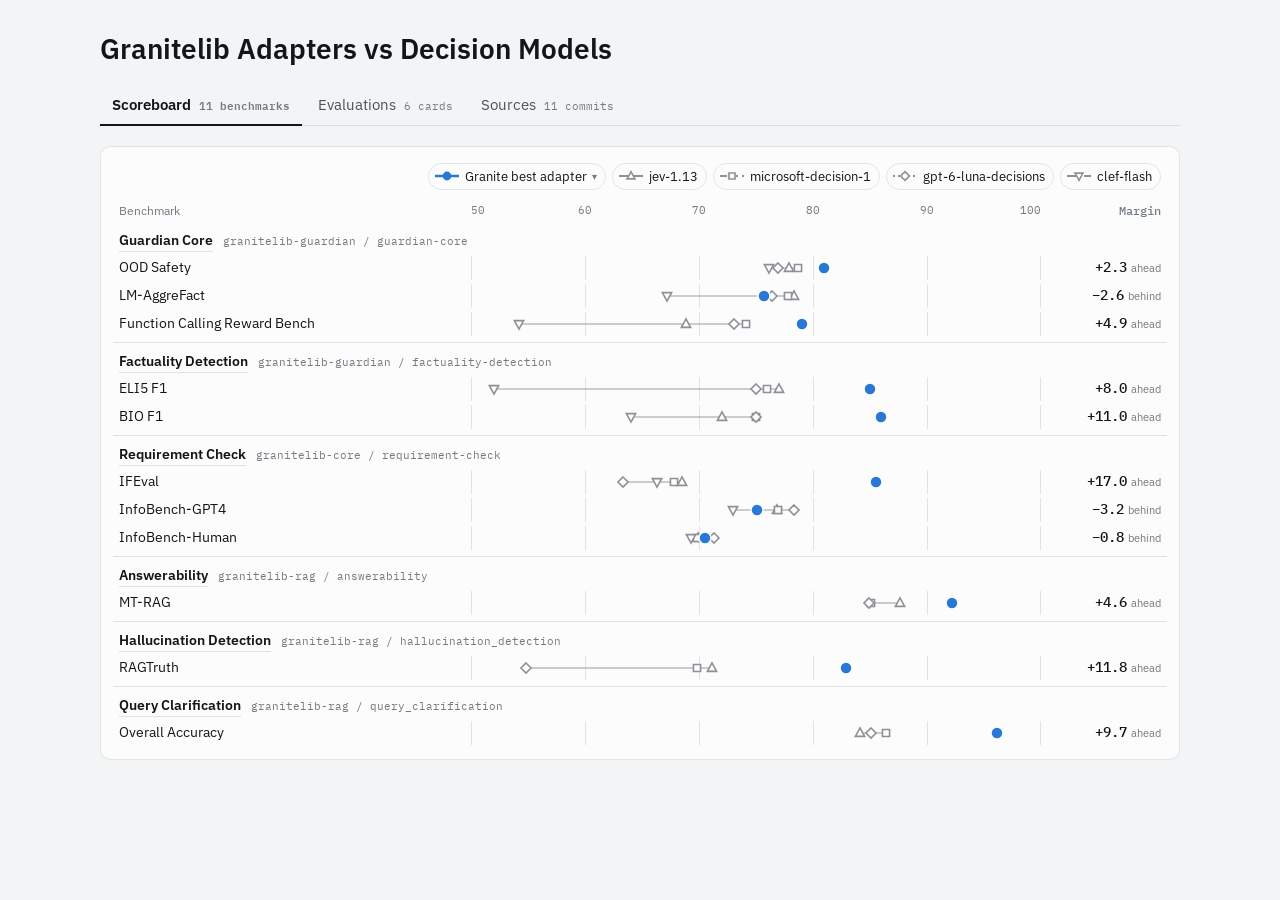
<file: spaces/granitelib-evals/index.html>
<!doctype html>
<html lang="en">
<head>
<meta charset="utf-8">
<meta name="viewport" content="width=device-width, initial-scale=1, viewport-fit=cover">
<meta name="description" content="Every granitelib evaluation that compares Granite 4.1 adapters with decision models, gathered from the ibm-granite model cards.">
<style>
:root { color-scheme: light; }
body { margin: 0; font-size: 14px; }
img { max-width: 100%; }
[hidden] { display: none !important; }
</style>
<title>Granitelib Adapters vs Decision Models</title>
<link rel="preconnect" href="https://fonts.googleapis.com">
<link rel="preconnect" href="https://fonts.gstatic.com" crossorigin>
<link rel="stylesheet" href="https://fonts.googleapis.com/css2?family=IBM+Plex+Mono:wght@400;500&family=IBM+Plex+Sans:wght@400;500;600&display=swap">
<style>
/* Layout: header, a legend at the top right of the scoreboard and of each card (click Granite to change adapter, a decision model to compare), tabs under the page header, three tabs: scoreboard of every benchmark, per-evaluation detail, sources. */
:root {
  --bg: #f3f4f6;
  --surface: #fcfcfc;
  --ink: #121619;
  --ink-2: #4d5358;
  --muted: #737a82;
  --grid: #e0e2e6;
  --axis: #c1c7cd;
  --border: rgba(18,22,25,0.10);
  --adapter: #2a78d6;
  --spot: #eb6834;
  --other: #8d9096;
  --chip-on: #121619;
  --chip-on-ink: #fcfcfc;
  --font-sans: "IBM Plex Sans", system-ui, -apple-system, "Segoe UI", sans-serif;
  --font-mono: "IBM Plex Mono", ui-monospace, "SF Mono", Menlo, monospace;
}
@media (prefers-color-scheme: dark) {
  :root:not([data-theme="light"]) {
    --bg: #0e1012; --surface: #1a1b1d; --ink: #f2f4f8; --ink-2: #c1c7cd; --muted: #8d939b;
    --grid: #2c2e31; --axis: #42464b; --border: rgba(255,255,255,0.10);
    --adapter: #3987e5; --spot: #d95926; --other: #8a8f96;
    --chip-on: #f2f4f8; --chip-on-ink: #1a1b1d;
    color-scheme: dark;
  }
}
:root[data-theme="dark"] {
  --bg: #0e1012; --surface: #1a1b1d; --ink: #f2f4f8; --ink-2: #c1c7cd; --muted: #8d939b;
  --grid: #2c2e31; --axis: #42464b; --border: rgba(255,255,255,0.10);
  --adapter: #3987e5; --spot: #d95926; --other: #8a8f96;
  --chip-on: #f2f4f8; --chip-on-ink: #1a1b1d;
  color-scheme: dark;
}
* { box-sizing: border-box; }
body { background: var(--bg); color: var(--ink); font-family: var(--font-sans); font-size: 15px; line-height: 1.5; }
a { color: var(--ink-2); }
.wrap { max-width: 1120px; margin: 0 auto; padding-inline: 20px; padding-block: 32px 48px; display: flex; flex-direction: column; gap: 20px; }
header { display: flex; flex-wrap: wrap; justify-content: space-between; align-items: center; gap: 10px 16px; }
.hf-links { display: flex; flex-wrap: wrap; gap: 8px; }
.hf-links[hidden] { display: none; }
.hf-btn { font-size: 13px; display: inline-flex; align-items: center; gap: 6px; padding: 5px 12px; color: var(--ink); text-decoration: none; background: var(--surface); border: 1px solid var(--border); border-radius: 999px; }
.hf-btn:hover { background: color-mix(in srgb, var(--ink) 6%, var(--surface)); }
.hf-btn svg { flex: none; }
.hf-btn .count { font-family: var(--font-mono); font-variant-numeric: tabular-nums; }
/* embedded on another site: no page title; the Hugging Face buttons move onto the tab row */
.embedded header { display: none; }
.embedded .wrap { padding-block-start: 16px; }
.tabs-row { display: flex; justify-content: space-between; align-items: flex-end; gap: 8px 16px; border-bottom: 1px solid var(--border); }
.tabs-row .tabs { border-bottom: 0; }
.tabs-row .hf-links { padding-bottom: 6px; }
.hf-blocked { display: flex; flex-wrap: wrap; align-items: center; gap: 8px 10px; padding: 8px 10px; font-size: 13px; color: var(--ink-2); background: var(--surface); border: 1px solid var(--border); border-radius: 8px; }
.hf-blocked-url { font-family: var(--font-mono); font-size: 12px; color: var(--ink); user-select: all; overflow-wrap: anywhere; }
.hf-blocked-where { flex-basis: 100%; font-family: var(--font-mono); font-size: 11px; color: var(--muted); overflow-wrap: anywhere; }
.hf-blocked-close { margin-left: auto; font: inherit; font-size: 16px; line-height: 1; color: var(--muted); background: none; border: 0; cursor: pointer; padding: 2px 6px; }
@media (max-width: 560px) {
  .tabs-row { flex-wrap: wrap; }
  .tabs-row .hf-links { order: -1; width: 100%; justify-content: flex-end; padding-bottom: 2px; }
  .tabs-row .tabs { width: 100%; }
}
h1 { margin: 0; font-size: 28px; line-height: 1.2; font-weight: 600; text-wrap: balance; }
h2 { margin: 0; font-size: 16px; font-weight: 600; line-height: 1.3; text-wrap: balance; }
.lede { margin: 0; color: var(--ink-2); max-width: 70ch; }
.panel { background: var(--surface); border: 1px solid var(--border); border-radius: 10px; }
.note { margin: 0; font-size: 13px; color: var(--muted); max-width: 75ch; }

/* controls */
.ctl-group { display: flex; flex-wrap: wrap; gap: 6px; align-items: center; min-width: 0; }
.ctl-label { font-size: 12px; color: var(--muted); margin-right: 4px; font-family: var(--font-mono); text-transform: uppercase; letter-spacing: 0.05em; }
.chip { font: inherit; font-size: 13px; color: var(--ink); background: transparent; border: 1px solid var(--border); border-radius: 999px; padding: 4px 10px 4px 6px; display: inline-flex; align-items: center; gap: 6px; cursor: pointer; }
.chip:hover { background: color-mix(in srgb, var(--ink) 6%, transparent); }
.chip[aria-pressed="true"] { border-color: var(--spot); box-shadow: inset 0 0 0 1px var(--spot); }
.adapter-chip { padding-right: 8px; }
.adapter-chip .caret { font-size: 10px; color: var(--muted); }
.adapter-chip[aria-expanded="true"] { border-color: var(--adapter); box-shadow: inset 0 0 0 1px var(--adapter); }
.adapter-menu { position: fixed; z-index: 20; min-width: 230px; display: flex; flex-direction: column; padding: 6px; background: var(--surface); border: 1px solid var(--border); border-radius: 10px; box-shadow: 0 8px 28px rgba(0,0,0,0.18); }
.adapter-menu[hidden] { display: none; }
.menu-title { padding: 4px 10px 6px; font-family: var(--font-mono); font-size: 11px; letter-spacing: 0.05em; text-transform: uppercase; color: var(--muted); }
.menu-opt { font: inherit; font-size: 14px; color: var(--ink); text-align: left; background: none; border: 0; border-radius: 6px; padding: 7px 10px; cursor: pointer; display: flex; justify-content: space-between; align-items: baseline; gap: 12px; }
.menu-opt:hover, .menu-opt:focus-visible { background: color-mix(in srgb, var(--ink) 6%, transparent); }
.menu-opt[aria-selected="true"] { font-weight: 600; }
.menu-opt .check { color: var(--adapter); visibility: hidden; }
.menu-opt[aria-selected="true"] .check { visibility: visible; }
.menu-opt small { display: block; font-size: 12px; font-weight: 400; color: var(--muted); }
.menu-opt.best { margin-top: 4px; border-top: 1px solid var(--grid); border-radius: 0 0 6px 6px; padding-top: 9px; }
.head-tools { display: flex; flex: 1 1 auto; justify-content: flex-end; align-items: flex-start; gap: 8px 12px; min-width: 0; }
.legend-slot { flex: 1 1 auto; min-width: 0; }
.legend { justify-content: flex-end; gap: 6px; }
.legend .chip { font-size: 12.5px; padding: 3px 8px 3px 5px; gap: 5px; }
/* heading on the left; legend and filter share the top right, the legend wrapping to a second line if it must */
.sb-head { display: flex; justify-content: flex-end; padding: 0 6px; }
.ehead-top h2 { flex: none; }
@media (max-width: 900px) {
  .ehead-top, .head-tools { flex-wrap: wrap; }
  .sb-head { justify-content: flex-start; }
  .head-tools, .legend { justify-content: flex-start; }
}
.chip svg { flex: none; }
button:focus-visible, a:focus-visible, .hit:focus-visible, .drow:focus-visible { outline: 2px solid var(--adapter); outline-offset: 2px; }
.seg { display: inline-flex; flex: none; border: 1px solid var(--border); border-radius: 8px; overflow: hidden; }
.seg button { font: inherit; font-size: 13px; color: var(--ink-2); background: transparent; border: 0; padding: 5px 12px; cursor: pointer; }
.seg button + button { border-left: 1px solid var(--border); }
.seg button[aria-pressed="true"] { background: var(--chip-on); color: var(--chip-on-ink); }

/* tabs */
.tabs { display: flex; flex-wrap: wrap; gap: 4px; border-bottom: 1px solid var(--border); }
.tabs button { font: inherit; font-size: 15px; color: var(--ink-2); background: none; border: 0; border-bottom: 2px solid transparent; margin-bottom: -1px; padding: 8px 12px; cursor: pointer; display: inline-flex; align-items: baseline; gap: 8px; }
@media (max-width: 560px) { .tabs { gap: 0; } .tabs button { flex: 1; justify-content: center; padding: 8px 6px; } .tabs button span { display: none; } }
.tabs button span { font-family: var(--font-mono); font-size: 11px; color: var(--muted); }
.tabs button:hover { color: var(--ink); }
.tabs button[aria-selected="true"] { color: var(--ink); font-weight: 600; border-bottom-color: var(--ink); }
.view { display: flex; flex-direction: column; gap: 20px; }
.view[hidden] { display: none; }

/* stat cards */

/* dot plots */
.dot-panel { position: relative; padding: 16px 12px 12px; display: flex; flex-direction: column; gap: 10px; }
.dot-head { padding: 0 6px; display: flex; flex-wrap: wrap; justify-content: space-between; gap: 8px 16px; align-items: flex-start; }
.dot-head > div:first-child { display: flex; flex-direction: column; gap: 2px; min-width: 0; }
.dots { display: flex; flex-direction: column; --label-w: 12rem; }
.drow { display: grid; grid-template-columns: var(--label-w) minmax(0, 1fr) 6.5rem; column-gap: 16px; align-items: center; padding: 2px 6px; border-radius: 6px; }
.drow:not(.dhead):hover, .drow.active { background: color-mix(in srgb, var(--ink) 5%, transparent); }
.drow.avg { margin-top: 6px; padding-top: 10px; border-top: 1px solid var(--axis); border-radius: 0; }
.dgroup { display: flex; flex-wrap: wrap; align-items: baseline; gap: 4px 10px; padding: 8px 6px 2px; border-top: 1px solid var(--grid); margin-top: 4px; }
.dhead + .dgroup { border-top: 0; margin-top: 0; }
.dgroup .g-title { font-weight: 600; font-size: 14px; }
.dgroup .g-sub { font-family: var(--font-mono); font-size: 11px; color: var(--muted); }
.linkish { font: inherit; color: inherit; background: none; border: 0; padding: 0; cursor: pointer; text-align: left; border-bottom: 1px solid var(--grid); }
.linkish:hover { border-bottom-color: currentColor; }
.dlabel { min-width: 0; display: flex; flex-wrap: wrap; align-items: baseline; column-gap: 8px; line-height: 1.35; }
.dlabel .l-main { font-size: 14px; overflow-wrap: anywhere; }
.dlabel .l-main.mono { font-family: var(--font-mono); font-size: 13px; }
.dlabel .l-sub { font-family: var(--font-mono); font-size: 11px; color: var(--muted); }
.drow.avg .l-main { font-weight: 600; }
.dhead .dlabel, .dhead .ddelta { font-size: 12px; color: var(--muted); }
.strip { position: relative; height: 24px; background-image: linear-gradient(to right, var(--grid) 1px, transparent 1px); box-shadow: inset -1px 0 0 var(--grid); }
.strip.ticks { height: 18px; background: none; box-shadow: none; }
.strip .tick { position: absolute; top: 0; transform: translateX(-50%); font-family: var(--font-mono); font-size: 11px; color: var(--muted); }
.strip .tick:first-child { transform: none; }
.strip .tick:last-child { transform: translateX(-100%); }
.strip .range { position: absolute; top: 50%; height: 2px; margin-top: -1px; background: var(--other); opacity: 0.45; border-radius: 1px; }
.strip .mk { position: absolute; top: 50%; width: 16px; height: 16px; margin: -8px 0 0 -8px; }
.strip .mk svg { display: block; }
.strip .mk.faded { opacity: 0.28; }
.ddelta { text-align: right; font-family: var(--font-mono); font-variant-numeric: tabular-nums; font-size: 14px; font-weight: 500; line-height: 1.2; }
.ddelta small { display: inline; margin-left: 4px; font-family: var(--font-sans); font-size: 11px; font-weight: 400; color: var(--muted); }
.flag { font-family: var(--font-sans); font-size: 11px; color: var(--ink-2); border: 1px solid var(--border); border-radius: 4px; padding: 0 4px; margin-left: 6px; white-space: nowrap; }
@media (max-width: 600px) {
  .drow { grid-template-columns: minmax(0, 1fr) auto; row-gap: 2px; }
  .drow .strip { grid-column: 1 / -1; grid-row: 2; }
  .dhead .dlabel { display: none; }
  .dhead .ddelta { grid-column: 2; grid-row: 1; }
  .ddelta small { display: inline; margin-left: 4px; }
}

/* tooltip */
.tip { position: absolute; pointer-events: none; background: var(--surface); color: var(--ink); border: 1px solid var(--border); border-radius: 8px; box-shadow: 0 6px 24px rgba(0,0,0,0.14); padding: 10px 12px; font-size: 13px; min-width: 240px; max-width: 320px; z-index: 3; }
.tip .t-head { font-weight: 600; }
.tip .t-sub { color: var(--muted); font-size: 12px; margin-bottom: 6px; }
.tip .t-row { display: grid; grid-template-columns: 22px minmax(0, 1fr) auto; gap: 8px; align-items: center; padding: 2px 0; }
.tip .t-row.dim { opacity: 0.55; }
.tip .t-row .v { font-family: var(--font-mono); font-variant-numeric: tabular-nums; }
.tip .t-row.key .n { font-weight: 600; }
.tip .t-foot { color: var(--muted); font-size: 12px; margin-top: 6px; }

/* evaluations */
.evals { display: grid; grid-template-columns: 15rem minmax(0, 1fr); gap: 20px; align-items: start; }
@media (max-width: 820px) { .evals { grid-template-columns: minmax(0, 1fr); } }
.enav { padding: 10px; display: flex; flex-direction: column; gap: 2px; }
@media (max-width: 820px) { .enav { flex-direction: row; flex-wrap: wrap; gap: 6px; } .enav .nav-group { display: none; } }
.nav-group { font-family: var(--font-mono); font-size: 11px; color: var(--muted); padding: 10px 8px 2px; }
.nav-group:first-child { padding-top: 2px; }
.enav button { font: inherit; text-align: left; background: none; border: 1px solid transparent; border-radius: 8px; padding: 6px 8px; cursor: pointer; color: var(--ink); display: flex; justify-content: space-between; gap: 8px; align-items: baseline; }
.enav button:hover { background: color-mix(in srgb, var(--ink) 5%, transparent); }
.enav button[aria-current="true"] { border-color: var(--border); background: color-mix(in srgb, var(--adapter) 9%, transparent); font-weight: 600; }
.enav button .m { font-family: var(--font-mono); font-size: 12px; color: var(--ink-2); font-weight: 400; white-space: nowrap; }
.edetail { display: flex; flex-direction: column; gap: 16px; min-width: 0; }
.ehead { padding: 16px 18px; display: flex; flex-direction: column; gap: 8px; }
.ehead-top { display: flex; justify-content: space-between; align-items: flex-start; gap: 8px 16px; }
.ehead-body { display: flex; flex-direction: column; gap: 8px; }
.edetail-rest { display: flex; flex-direction: column; gap: 16px; min-width: 0; }
.ehead h2 { font-size: 20px; }
.meta { display: flex; flex-wrap: wrap; gap: 6px 14px; font-size: 13px; color: var(--ink-2); }
.meta code { font-family: var(--font-mono); font-size: 12px; }
.caveats { margin: 0; padding: 10px 14px 10px 30px; border: 1px solid var(--border); border-radius: 8px; background: color-mix(in srgb, var(--ink) 3%, transparent); font-size: 13px; color: var(--ink-2); display: flex; flex-direction: column; gap: 4px; }
.caveats strong { color: var(--ink); }

/* radar */
.chart-box { position: relative; padding: 12px 8px 8px; }
.chart-head { display: flex; flex-wrap: wrap; justify-content: space-between; align-items: center; gap: 8px; padding: 4px 8px 0; }
.chart-head .seg-wrap { display: flex; align-items: center; gap: 8px; }
.radar { display: block; width: 100%; max-width: 760px; margin: 0 auto; height: auto; overflow: visible; }

/* tables */
.table-panel { padding: 16px 18px; display: flex; flex-direction: column; gap: 10px; }
.table-scroll { overflow-x: auto; }
table { border-collapse: collapse; width: 100%; font-size: 14px; }
th, td { padding: 7px 10px; text-align: right; border-bottom: 1px solid var(--grid); }
th:first-child, td:first-child { text-align: left; }
thead th { font-weight: 500; font-size: 12px; color: var(--muted); vertical-align: bottom; }
td.num { font-family: var(--font-mono); font-variant-numeric: tabular-nums; }
td.best { font-weight: 600; }
tr.tgroup th { font-family: var(--font-mono); font-size: 11px; font-weight: 400; color: var(--muted); padding-top: 14px; text-align: left; }
tr.sel th, tr.sel td { background: color-mix(in srgb, var(--adapter) 10%, transparent); }
tr.spot-row th, tr.spot-row td { background: color-mix(in srgb, var(--spot) 10%, transparent); }
.mname { display: inline-flex; align-items: center; gap: 8px; }
td.na { color: var(--muted); text-align: center; }
details summary { cursor: pointer; font-weight: 600; font-size: 14px; }

/* sources */
.commits { display: flex; flex-direction: column; gap: 14px; }
.commit-repo h3 { margin: 0 0 6px; font-size: 14px; font-family: var(--font-mono); font-weight: 500; }
.commit { display: grid; grid-template-columns: 5.5rem minmax(0, 1fr); gap: 2px 12px; padding: 8px 0; border-top: 1px solid var(--grid); font-size: 14px; }
.commit .time { grid-row: 1 / span 3; white-space: nowrap; font-family: var(--font-mono); font-size: 12px; color: var(--muted); padding-top: 2px; }
.commit .title { font-weight: 500; }
.commit .took { grid-column: 2; color: var(--ink-2); font-size: 13px; }
.commit .files { grid-column: 2; font-family: var(--font-mono); font-size: 12px; color: var(--muted); }
.method { margin: 0; padding-left: 20px; display: flex; flex-direction: column; gap: 6px; font-size: 14px; color: var(--ink-2); max-width: 80ch; }
@media (prefers-reduced-motion: reduce) { * { transition: none !important; } }
</style>
</head>
<body>
<div class="wrap">
  <header>
    <h1>Granitelib Adapters vs Decision Models</h1>
    <div class="hf-links" id="hf-links" hidden>
      <a class="hf-btn" id="hf-like" target="_blank" rel="noopener"><svg width="14" height="14" viewBox="0 0 24 24" aria-hidden="true"><path d="M12 20.5s-7.5-4.6-9.3-9.2C1.4 7.9 3.6 4.5 7 4.5c2 0 3.6 1.1 5 2.9 1.4-1.8 3-2.9 5-2.9 3.4 0 5.6 3.4 4.3 6.8-1.8 4.6-9.3 9.2-9.3 9.2z" fill="none" stroke="currentColor" stroke-width="2" stroke-linejoin="round"/></svg><span class="count" id="hf-like-count" hidden></span><span>Like</span></a>
      <a class="hf-btn" id="hf-open" target="_blank" rel="noopener">Open in Spaces<svg width="12" height="12" viewBox="0 0 24 24" aria-hidden="true"><path d="M7 17L17 7M9 7h8v8" fill="none" stroke="currentColor" stroke-width="2.2" stroke-linecap="round" stroke-linejoin="round"/></svg></a>
    </div>
  </header>

  <nav class="tabs" role="tablist" aria-label="Views">
    <button type="button" role="tab" id="tab-scoreboard" data-view="scoreboard" aria-controls="panel-scoreboard" aria-selected="true">Scoreboard <span id="count-benchmarks"></span></button>
    <button type="button" role="tab" id="tab-evals" data-view="evals" aria-controls="panel-evals" aria-selected="false" tabindex="-1">Evaluations <span id="count-cards"></span></button>
    <button type="button" role="tab" id="tab-sources" data-view="sources" aria-controls="panel-sources" aria-selected="false" tabindex="-1">Sources <span id="count-sources"></span></button>
  </nav>

  <section class="view" id="panel-scoreboard" role="tabpanel" aria-labelledby="tab-scoreboard">
    <div class="panel dot-panel" id="sb-panel">
      <div class="sb-head">
        <div class="legend-slot" id="sb-legend-slot">
          <div class="ctl-group legend" id="legend" aria-label="Legend: click Granite to change adapter, or a decision model to compare"></div>
        </div>
      </div>
      <div class="dots" id="sb-dots" style="--label-w: 21rem"></div>
      <div class="tip" id="sb-tip" hidden></div>
    </div>
  </section>

  <section class="view" id="panel-evals" role="tabpanel" aria-labelledby="tab-evals" hidden>
    <div class="evals">
      <nav class="panel enav" id="enav" aria-label="Evaluations"></nav>
      <div class="edetail" id="edetail"></div>
    </div>
  </section>

  <section class="view" id="panel-sources" role="tabpanel" aria-labelledby="tab-sources" hidden>
    <section class="panel table-panel">
      <h2>Commits scanned</h2>
      <p class="note">Every commit to the three repos that added or changed decision-model results, newest first. Only model-card READMEs changed; the scores here come from each card as it stands after the last commit listed. A card that comes from an open pull request says so in its header, and the PR is listed under its repo.</p>
      <div class="commits" id="commits"></div>
    </section>
    <section class="panel table-panel">
      <h2>Which decision models ran where</h2>
      <div class="table-scroll"><table id="coverage"></table></div>
    </section>
    <section class="panel table-panel">
      <h2>How the numbers are combined</h2>
      <ul class="method">
        <li>Charts put every score on a 0–100 scale. Cards that report 0–1 metrics (guardian-core, requirement-check) are multiplied by 100. Source tables keep each card's own numbers.</li>
        <li>Margin is the Granite adapter's score minus the best decision model on that benchmark, in points. Pick a decision model under Compare to measure against that model instead.</li>
        <li>Click the Granite chip in the legend to change the adapter. It defaults to "Best per benchmark", the highest-scoring adapter on each benchmark, which is how the guardian and requirement-check cards fill their "Best trained adapter" column. Picking a single adapter, such as the 30B aLoRA, shows that adapter everywhere; the hallucination detection card publishes LoRA adapters only, so an aLoRA choice falls back to the LoRA of the same size there and is flagged.</li>
        <li>On guardian-core, decision-model scores come from the card's comparison table and Granite scores from its per-adapter tables, which report OOD Safety and Function Calling to two decimals.</li>
        <li>Factuality Detection's headline metric is F1 on each of its two test sets, ELI5 and Biographies.</li>
        <li>The RAG cards compare openjev/openjev, which they do not mark as hosted, plus three hosted models. The core and guardian cards compare four hosted models, including clef-flash, and not openjev.</li>
      </ul>
    </section>
  </section>
</div>

<script src="data.js"></script>
<script>
(function () {
  const NS = "http://www.w3.org/2000/svg";
  const HF = "https://huggingface.co/ibm-granite/";

  // ---------- data: scores and sources live in data.js (see UPDATING.md) ----------
  // Embedded on another site, or ?embed in the URL: hide the page title (the stylesheet keys off .embedded).
  // Only on the Space's own host, so the Hub's Space page (which frames the app) and other copies keep it.
  const embedded = (() => {
    const q = new URLSearchParams(location.search);
    if (q.has("embed")) return q.get("embed") !== "0";
    let framed = true;
    try { framed = window.self !== window.top; } catch (e) {}
    return framed && location.hostname.endsWith(".hf.space") && !/^https:\/\/huggingface\.co\//.test(document.referrer || "");
  })();
  if (embedded) document.documentElement.classList.add("embedded");

  const D = window.GRANITELIB_DATA;
  const DM = D.DM, REPOS = D.REPOS, COMMITS = D.COMMITS, PRS = D.PRS, EVALS = D.EVALS, OOD_SETS = D.OOD_SETS, OOD = D.OOD;
  const GRANITE = { id: "granite", marker: "circle", dash: "" };
  const ADAPTERS = [
    { key: "30b-alora", label: "30B aLoRA", size: "30b" },
    { key: "30b-lora", label: "30B LoRA", size: "30b" },
    { key: "8b-alora", label: "8B aLoRA", size: "8b" },
    { key: "8b-lora", label: "8B LoRA", size: "8b" },
    { key: "3b-alora", label: "3B aLoRA", size: "3b" },
    { key: "3b-lora", label: "3B LoRA", size: "3b" },
    { key: "best", label: "Best per benchmark" }
  ];
  const SIZES = ["3b", "8b", "30b"];

  // parse "0.779" -> { s: "0.779", v: 0.779 }
  const P = arr => arr.map(s => ({ s, v: parseFloat(s) }));
  const mapP = o => Object.fromEntries(Object.entries(o).map(([k, a]) => [k, P(a)]));
  EVALS.forEach(ev => { ev.dm = mapP(ev.dm); ev.granite = mapP(ev.granite); });
  OOD.granite = mapP(OOD.granite); OOD.dm = mapP(OOD.dm);
  const OOD_EV = { scale: 1 };

  // ---------- state ----------
  const store = {
    get(k) { try { return localStorage.getItem("gl-dm-" + k); } catch (e) { return null; } },
    set(k, v) { try { localStorage.setItem("gl-dm-" + k, v); } catch (e) {} }
  };
  let adapterKey = ADAPTERS.some(a => a.key === store.get("adapter-v2")) ? store.get("adapter-v2") : "best";
  let scaleKey = store.get("scale") === "full" ? "full" : "zoom";
  let evalId = EVALS.some(e => e.id === store.get("eval")) ? store.get("eval") : EVALS[0].id;
  let pinned = null, preview = null;
  const spot = () => preview || pinned;
  const dmById = id => DM.find(m => m.id === id);
  const curAdapter = () => ADAPTERS.find(a => a.key === adapterKey);

  // ---------- helpers ----------
  function el(tag, attrs, parent) {
    const n = document.createElementNS(NS, tag);
    for (const k in attrs) n.setAttribute(k, attrs[k]);
    if (parent) parent.appendChild(n);
    return n;
  }
  function h(tag, cls, text) {
    const n = document.createElement(tag);
    if (cls) n.className = cls;
    if (text != null) n.textContent = text;
    return n;
  }
  const nv = (ev, x) => (ev.scale === 1 ? x.v * 100 : x.v);
  function disp(ev, x) {
    if (ev.scale !== 1) return x.s;
    const dp = (x.s.split(".")[1] || "").length;
    return (x.v * 100).toFixed(Math.min(1, Math.max(0, dp - 2)));
  }
  const round1 = d => Math.round(d * 10) / 10;
  const fmtM = d => (d === 0 ? "0.0" : (d > 0 ? "+" : "−") + Math.abs(d).toFixed(1));
  const native = (ev, x) => x.s + (ev.pct ? "%" : "");

  function markerPath(kind, x, y, s) {
    switch (kind) {
      case "square": return `M${x - s * 0.85},${y - s * 0.85}h${s * 1.7}v${s * 1.7}h${-s * 1.7}Z`;
      case "diamond": return `M${x},${y - s * 1.2}L${x + s * 1.2},${y}L${x},${y + s * 1.2}L${x - s * 1.2},${y}Z`;
      case "triangle": return `M${x},${y - s * 1.2}L${x + s * 1.1},${y + s * 0.8}L${x - s * 1.1},${y + s * 0.8}Z`;
      case "tri-down": return `M${x},${y + s * 1.2}L${x + s * 1.1},${y - s * 0.8}L${x - s * 1.1},${y - s * 0.8}Z`;
      case "x": return `M${x - s},${y - s}L${x + s},${y + s}M${x + s},${y - s}L${x - s},${y + s}`;
      default: return `M${x - s},${y}a${s},${s} 0 1,0 ${2 * s},0a${s},${s} 0 1,0 ${-2 * s},0Z`;
    }
  }
  function colorFor(e) {
    if (e.id === "granite") return "var(--adapter)";
    return spot() === e.id ? "var(--spot)" : "var(--other)";
  }
  function swatch(e, w) {
    w = w || 26;
    const s = document.createElementNS(NS, "svg");
    s.setAttribute("width", w); s.setAttribute("height", 14); s.setAttribute("viewBox", `0 0 ${w} 14`); s.setAttribute("aria-hidden", "true");
    const c = colorFor(e);
    el("line", { x1: 1, y1: 7, x2: w - 1, y2: 7, stroke: c, "stroke-width": e.id === "granite" ? 2.5 : 2, "stroke-dasharray": e.dash }, s);
    el("path", { d: markerPath(e.marker, w / 2, 7, 3.6), fill: e.id === "granite" ? c : "var(--surface)", stroke: c, "stroke-width": 1.6 }, s);
    return s;
  }
  function markerSvg(e, big) {
    const s = document.createElementNS(NS, "svg");
    s.setAttribute("width", 16); s.setAttribute("height", 16); s.setAttribute("viewBox", "0 0 16 16"); s.setAttribute("aria-hidden", "true");
    const c = colorFor(e);
    if (e.id === "granite") el("circle", { cx: 8, cy: 8, r: 6, fill: c, stroke: "var(--surface)", "stroke-width": 1.5 }, s);
    else el("path", { d: markerPath(e.marker, 8, 8, big ? 4.8 : 4.2), fill: "var(--surface)", stroke: c, "stroke-width": big ? 2 : 1.6 }, s);
    return s;
  }

  // Granite cell for metric mi of an eval, honoring the adapter picker and same-size fallback
  function graniteOf(src, mi) {
    if (adapterKey === "best") {
      let best = null;
      ADAPTERS.forEach(a => { const arr = src.granite[a.key]; if (arr && (!best || arr[mi].v > best.x.v)) best = { x: arr[mi], label: a.label }; });
      return best && { x: best.x, label: best.label, best: true };
    }
    const a = curAdapter();
    if (src.granite[a.key]) return { x: src.granite[a.key][mi], label: a.label };
    const alt = ADAPTERS.find(k => k.size === a.size && k.key !== a.key && src.granite[k.key]);
    return alt ? { x: src.granite[alt.key][mi], label: alt.label, fallback: a.label } : null;
  }
  // chart-ready cells: { granite, dm: { id: { v, disp } } }
  function cellsFor(ev, mi, src) {
    src = src || ev;
    const g = graniteOf(src, mi);
    const dm = {};
    DM.forEach(m => { if (src.dm[m.id]) dm[m.id] = { v: nv(ev, src.dm[m.id][mi]), disp: disp(ev, src.dm[m.id][mi]) }; });
    return {
      granite: g && { v: nv(ev, g.x), disp: disp(ev, g.x), label: g.label, fallback: g.fallback, best: g.best },
      dm
    };
  }
  function marginOf(c) {
    const sp = spot();
    if (!c.granite) return { d: null };
    if (sp) {
      if (!c.dm[sp]) return { d: null, missing: true, names: [dmById(sp).name] };
      return { d: round1(c.granite.v - c.dm[sp].v), ref: c.dm[sp].v, names: [dmById(sp).name] };
    }
    const vals = Object.entries(c.dm);
    const ref = Math.max(...vals.map(([, x]) => x.v));
    return { d: round1(c.granite.v - ref), ref, names: vals.filter(([, x]) => x.v === ref).map(([id]) => dmById(id).name) };
  }
  const graniteName = c => "Granite " + c.granite.label + (c.granite.fallback ? ` (no ${c.granite.fallback})` : "");

  // ---------- tooltip ----------
  function fillTip(t, head, sub, c) {
    const sp = spot();
    const entries = [];
    if (c.granite) entries.push({ e: GRANITE, name: graniteName(c), v: c.granite.v, d: c.granite.disp, key: true });
    DM.forEach(m => { if (c.dm[m.id]) entries.push({ e: m, name: m.name, v: c.dm[m.id].v, d: c.dm[m.id].disp, key: m.id === sp, dim: sp && m.id !== sp }); });
    entries.sort((a, b) => b.v - a.v);
    t.textContent = "";
    t.append(h("div", "t-head", head), h("div", "t-sub", sub));
    entries.forEach(x => {
      const row = h("div", "t-row" + (x.key ? " key" : "") + (x.dim ? " dim" : ""));
      row.append(swatch(x.e, 22), h("span", "n", x.name), h("span", "v", x.d));
      t.appendChild(row);
    });
    const missing = DM.filter(m => !c.dm[m.id]).map(m => m.name);
    if (missing.length) t.appendChild(h("div", "t-foot", "Not run: " + missing.join(", ")));
    t.hidden = false;
  }
  function placeTip(t, panel, anchorEl, xPct) {
    const p = panel.getBoundingClientRect(), r = anchorEl.getBoundingClientRect();
    const ax = r.left - p.left + (xPct / 100) * r.width;
    const tw = t.offsetWidth, th = t.offsetHeight;
    let x = ax + 16, y = r.bottom - p.top + 6;
    if (x + tw > p.width - 6) x = ax - tw - 16;
    if (y + th > p.height - 6) y = r.top - p.top - th - 6;
    t.style.left = Math.max(6, x) + "px"; t.style.top = Math.max(6, y) + "px";
  }

  // ---------- dot plot ----------
  // rows: { group, groupSub, open } | { label, sub, mono, avg, open, cells }
  function dotPlot(host, tip, panel, rows, o) {
    const sp = spot();
    host.textContent = ""; tip.hidden = true;
    const n = Math.round((o.hi - o.lo) / o.step);
    const pos = v => Math.max(0, Math.min(100, ((v - o.lo) / (o.hi - o.lo)) * 100));
    const head = h("div", "drow dhead");
    const ticks = h("div", "strip ticks");
    for (let k = 0; k <= n; k++) {
      const tk = h("span", "tick", String(Math.round(o.lo + k * o.step)));
      tk.style.left = (k / n) * 100 + "%";
      ticks.appendChild(tk);
    }
    head.append(h("span", "dlabel", o.labelHead || ""), ticks, h("span", "ddelta", "Margin"));
    host.appendChild(head);

    rows.forEach(r => {
      if (r.group) {
        const g = h("div", "dgroup");
        if (r.open) { const b = h("button", "linkish g-title", r.group); b.type = "button"; b.addEventListener("click", r.open); g.appendChild(b); }
        else g.appendChild(h("span", "g-title", r.group));
        if (r.groupSub) g.appendChild(h("span", "g-sub", r.groupSub));
        host.appendChild(g);
        return;
      }
      const c = r.cells, m = marginOf(c);
      const row = h("div", "drow" + (r.avg ? " avg" : ""));
      row.tabIndex = 0;
      const lab = h("div", "dlabel");
      const main = h("span", "l-main" + (r.mono ? " mono" : ""), r.label);
      if (c.granite && c.granite.fallback) main.appendChild(h("span", "flag", c.granite.label));
      lab.appendChild(main);
      if (r.sub) lab.appendChild(h("span", "l-sub", r.sub));
      const strip = h("div", "strip");
      strip.style.backgroundSize = `calc(100% / ${n}) 100%`;
      const ev = Object.values(c.dm).map(x => x.v);
      if (ev.length) {
        const band = h("div", "range");
        band.style.left = pos(Math.min(...ev)) + "%";
        band.style.width = pos(Math.max(...ev)) - pos(Math.min(...ev)) + "%";
        strip.appendChild(band);
      }
      const order = DM.filter(x => c.dm[x.id] && x.id !== sp).concat(DM.filter(x => c.dm[x.id] && x.id === sp));
      order.forEach(x => {
        const mk = h("div", "mk" + (sp && x.id !== sp ? " faded" : ""));
        mk.style.left = pos(c.dm[x.id].v) + "%";
        mk.appendChild(markerSvg(x, x.id === sp));
        strip.appendChild(mk);
      });
      if (c.granite) {
        const mk = h("div", "mk"); mk.style.left = pos(c.granite.v) + "%"; mk.appendChild(markerSvg(GRANITE)); strip.appendChild(mk);
      }
      const dl = h("span", "ddelta", m.d === null ? "—" : fmtM(m.d));
      dl.appendChild(h("small", "", m.d === null ? (m.missing ? "not run" : "") : m.d > 0 ? "ahead" : m.d < 0 ? "behind" : "tied"));
      row.append(lab, strip, dl);
      const vals = [c.granite && `${graniteName(c)} ${c.granite.disp}`].concat(DM.filter(x => c.dm[x.id]).map(x => `${x.name} ${c.dm[x.id].disp}`)).filter(Boolean);
      row.setAttribute("aria-label", `${r.label}${r.sub ? ", " + r.sub : ""}: ${vals.join(", ")}. Margin ${m.d === null ? "not available" : fmtM(m.d)}.`);
      const show = () => { row.classList.add("active"); fillTip(tip, r.label, r.tipSub || r.sub || "", c); placeTip(tip, panel, strip, c.granite ? pos(c.granite.v) : 50); };
      const hide = () => { row.classList.remove("active"); tip.hidden = true; };
      row.addEventListener("pointerenter", show);
      row.addEventListener("pointerdown", show);
      row.addEventListener("focus", show);
      row.addEventListener("pointerleave", hide);
      row.addEventListener("blur", hide);
      if (r.open) row.addEventListener("keydown", e => { if (e.key === "Enter") r.open(); });
      host.appendChild(row);
    });
  }
  function domainFor(cellsList) {
    const vs = [];
    cellsList.forEach(c => {
      if (c.granite) vs.push(c.granite.v);
      Object.values(c.dm).forEach(x => vs.push(x.v));
    });
    let lo = Math.max(0, Math.floor((Math.min(...vs) - 3) / 10) * 10);
    let hi = Math.min(100, Math.ceil((Math.max(...vs) + 3) / 10) * 10);
    const step = hi - lo > 60 ? 20 : 10;
    // widen so the range is a whole number of steps: downward first, then up if the floor is 0
    lo = Math.max(0, hi - Math.ceil((hi - lo) / step) * step);
    hi = lo + Math.ceil((hi - lo) / step) * step;
    return { lo, hi, step };
  }

  // ---------- controls ----------
  const legend = document.getElementById("legend");
  // the Granite chip doubles as the adapter picker: it opens a menu under (or over) the chip
  const gChip = h("button", "chip adapter-chip"); gChip.type = "button"; gChip.id = "granite-chip";
  gChip.setAttribute("aria-haspopup", "listbox"); gChip.setAttribute("aria-expanded", "false"); gChip.setAttribute("aria-controls", "adapter-menu");
  legend.appendChild(gChip);
  const menu = h("div", "adapter-menu"); menu.id = "adapter-menu"; menu.hidden = true;
  menu.setAttribute("role", "listbox"); menu.setAttribute("aria-label", "Granite adapter");
  menu.appendChild(h("div", "menu-title", "Granite 4.1 adapter"));
  ADAPTERS.forEach(a => {
    const o = h("button", "menu-opt" + (a.key === "best" ? " best" : "")); o.type = "button"; o.dataset.key = a.key; o.setAttribute("role", "option");
    const t = h("span", "", a.label);
    if (a.key === "best") t.appendChild(h("small", "", "Highest-scoring adapter on each benchmark"));
    o.append(t, h("span", "check", "\u2713"));
    o.addEventListener("click", () => { adapterKey = a.key; store.set("adapter-v2", a.key); closeMenu(true); refresh(); });
    menu.appendChild(o);
  });
  document.body.appendChild(menu);
  function placeMenu() {
    const r = gChip.getBoundingClientRect();
    menu.style.left = Math.max(8, Math.min(window.innerWidth - menu.offsetWidth - 8, r.left)) + "px";
    // open downward unless there's no room below the chip
    if (window.innerHeight - r.bottom >= menu.offsetHeight + 16 || r.top < menu.offsetHeight + 16) { menu.style.bottom = "auto"; menu.style.top = r.bottom + 8 + "px"; }
    else { menu.style.top = "auto"; menu.style.bottom = window.innerHeight - r.top + 8 + "px"; }
  }
  function openMenu(byPointer) {
    menu.querySelectorAll(".menu-opt").forEach(o => o.setAttribute("aria-selected", o.dataset.key === adapterKey ? "true" : "false"));
    menu.hidden = false; gChip.setAttribute("aria-expanded", "true");
    placeMenu();
    // a mouse or touch open shouldn't paint the keyboard focus ring
    (menu.querySelector('[aria-selected="true"]') || menu.querySelector(".menu-opt")).focus({ focusVisible: !byPointer });
  }
  function closeMenu(focusChip) {
    if (menu.hidden) return;
    menu.hidden = true; gChip.setAttribute("aria-expanded", "false");
    if (focusChip) gChip.focus();
  }
  gChip.addEventListener("click", e => { e.stopPropagation(); if (menu.hidden) openMenu(e.detail > 0); else closeMenu(false); });
  document.addEventListener("click", e => { if (!menu.hidden && !menu.contains(e.target)) closeMenu(false); });
  menu.addEventListener("keydown", e => {
    const opts = [...menu.querySelectorAll(".menu-opt")], i = opts.indexOf(document.activeElement);
    if (e.key === "Escape") { e.preventDefault(); closeMenu(true); }
    else if (e.key === "ArrowDown") { e.preventDefault(); opts[(i + 1) % opts.length].focus(); }
    else if (e.key === "ArrowUp") { e.preventDefault(); opts[(i - 1 + opts.length) % opts.length].focus(); }
    else if (e.key === "Home") { e.preventDefault(); opts[0].focus(); }
    else if (e.key === "End") { e.preventDefault(); opts[opts.length - 1].focus(); }
    else if (e.key === "Tab") closeMenu(false);
  });
  window.addEventListener("resize", () => { if (!menu.hidden) placeMenu(); });
  window.addEventListener("scroll", () => { if (!menu.hidden) placeMenu(); }, { passive: true });
  DM.forEach(m => {
    const b = h("button", "chip"); b.type = "button"; b.id = "spot-" + m.id; b.setAttribute("aria-pressed", "false");
    legend.appendChild(b);
    b.addEventListener("click", () => { pinned = pinned === m.id ? null : m.id; preview = null; refresh(); });
    b.addEventListener("pointerenter", e => { if (e.pointerType === "mouse") { preview = m.id; refresh(); } });
    b.addEventListener("pointerleave", e => { if (e.pointerType === "mouse") { preview = null; refresh(); } });
  });
  function refreshControls() {
    const gl = "Granite " + curAdapter().label.replace("Best per benchmark", "best adapter");
    gChip.textContent = ""; gChip.append(swatch(GRANITE), document.createTextNode(gl), h("span", "caret", "\u25BE"));
    gChip.setAttribute("aria-label", `${gl}. Change Granite adapter`);
    DM.forEach(m => {
      const b = document.getElementById("spot-" + m.id);
      b.textContent = ""; b.append(swatch(m), document.createTextNode(m.name));
      b.setAttribute("aria-pressed", pinned === m.id ? "true" : "false");
    });
  }

  // ---------- scoreboard ----------
  const offScoreboard = () => DM.filter(m => m.scoreboard === false).map(m => m.id);
  function openEval(id) { evalId = id; store.set("eval", id); setView("evals"); refresh(); }

  function renderScoreboard() {
    const evs = EVALS;
    const rows = [], cellsList = [];
    evs.forEach(ev => {
      rows.push({ group: ev.title, groupSub: `${REPOS[ev.repo].label} / ${ev.card}` + (ev.pr ? ` · open PR #${ev.pr.num}` : ""), open: () => openEval(ev.id) });
      ev.headline.forEach(mi => {
        const c = cellsFor(ev, mi);
        offScoreboard().forEach(id => { delete c.dm[id]; });
        cellsList.push(c);
        rows.push({ label: ev.metrics[mi].board || ev.metrics[mi].name, sub: ev.metrics[mi].metric, tipSub: `${ev.title} · ${ev.metrics[mi].detail || ev.metrics[mi].metric}`, cells: c, open: () => openEval(ev.id) });
      });
    });
    const dom = domainFor(cellsList);
    dom.lo = 50; dom.hi = 100; dom.step = 10;  // scoreboard axis runs 50–100
    dotPlot(document.getElementById("sb-dots"), document.getElementById("sb-tip"), document.getElementById("sb-panel"), rows, Object.assign(dom, { labelHead: "Benchmark" }));
  }

  // ---------- evaluations ----------
  function evalSummary(ev) {
    const ms = ev.headline.map(mi => marginOf(cellsFor(ev, mi))).filter(m => m.d !== null);
    if (!ms.length) return "—";
    if (ms.length === 1) return fmtM(ms[0].d);
    const a = ms.filter(m => m.d > 0).length;
    return `${a}/${ms.length} ahead`;
  }
  function renderNav() {
    const nav = document.getElementById("enav"); nav.textContent = "";
    Object.entries(REPOS).forEach(([rk, r]) => {
      nav.appendChild(h("div", "nav-group", r.label));
      EVALS.filter(e => e.repo === rk).forEach(ev => {
        const b = h("button"); b.type = "button";
        b.setAttribute("aria-current", ev.id === evalId ? "true" : "false");
        b.append(h("span", "", ev.title), h("span", "m", evalSummary(ev)));
        b.addEventListener("click", () => { evalId = ev.id; store.set("eval", ev.id); writeHash(); refresh(); });
        nav.appendChild(b);
      });
    });
  }

  const edetail = document.getElementById("edetail");
  const ehead = h("section", "panel ehead"), etop = h("div", "ehead-top"), etitle = h("h2"), ebody = h("div", "ehead-body"), erest = h("div", "edetail-rest");
  const evSlot = h("div", "legend-slot"); evSlot.id = "ev-legend-slot";
  etop.append(etitle, evSlot); ehead.append(etop, ebody); edetail.append(ehead, erest);

  function renderEval() {
    const ev = EVALS.find(e => e.id === evalId);
    const host = erest; host.textContent = "";
    const cardUrl = ev.pr ? ev.pr.file : `${HF}${ev.repo}/blob/main/${ev.card}/README.md#${ev.anchor}`;

    // header
    etitle.textContent = ev.title;
    ebody.textContent = "";
    const head = ebody;
    head.appendChild(h("p", "lede", ev.task));
    const meta = h("div", "meta");
    const a = h("a", "", `${ev.repo} / ${ev.card}`); a.href = cardUrl; a.target = "_blank"; a.rel = "noopener";
    meta.appendChild(a);
    if (ev.pr) {
      const ps = h("span", "", "Source: ");
      const l = h("a", "", `open PR #${ev.pr.num}`); l.href = ev.pr.url; l.target = "_blank"; l.rel = "noopener"; l.title = ev.pr.title;
      ps.append(l, document.createTextNode(` by ${ev.pr.by}, opened ${ev.pr.opened} · not merged yet`));
      meta.appendChild(ps);
    }
    const cm = ev.pr ? [] : COMMITS[ev.repo].filter(c => c.files.includes(ev.card + "/README.md"));
    const cs = h("span", "", cm.length ? "Commits: " : "");
    cm.slice().reverse().forEach((c, k) => {
      const l = h("a", "", c.sha.slice(0, 7)); l.href = `${HF}${ev.repo}/commit/${c.sha}`; l.target = "_blank"; l.rel = "noopener"; l.title = c.title;
      const code = h("code"); code.appendChild(l);
      if (k) cs.appendChild(document.createTextNode(", "));
      cs.appendChild(code);
    });
    meta.appendChild(cs);
    head.appendChild(meta);
    if (ev.caveats.length) {
      const ul = h("ul", "caveats");
      ev.caveats.forEach((t, k) => { const li = h("li"); if (!k) li.appendChild(h("strong", "", ev.pr ? "Note: " : "From the card: ")); li.appendChild(document.createTextNode(t)); ul.appendChild(li); });
      head.appendChild(ul);
    }

    (ev.radarGroups || [{ title: "Radar", idx: ev.metrics.map((_, i) => i) }]).forEach(g => {
      host.appendChild(radarPanel({ title: g.title, axes: g.idx.map(i => ({ name: ev.metrics[i].name, lines: ev.metrics[i].short ? [ev.metrics[i].short] : ev.metrics[i].lines, metric: ev.radarGroups ? "" : ev.metrics[i].metric, detail: ev.metrics[i].detail })),
        cells: g.idx.map(i => cellsFor(ev, i)), aria: `Radar chart of ${ev.title}${ev.radarGroups ? ", " + g.title : ""}`, tipSub: ev.radarGroups ? g.title + " · ×100" : null }));
    });

    // metric breakdown
    const mp = h("section", "panel dot-panel");
    const mh = h("div", "dot-head"); const mhd = h("div");
    mhd.append(h("h2", "", ev.benchmarks ? "Benchmarks" : "Metrics"), h("p", "note", ev.scale === 1 ? "Card reports 0–1 scores; shown here ×100." : "Scores as reported on the card, 0–100."));
    mh.appendChild(mhd); mp.appendChild(mh);
    const mdots = h("div", "dots"); const mtip = h("div", "tip"); mtip.hidden = true;
    mp.append(mdots, mtip);
    host.appendChild(mp);
    const mrow = mi => ({ label: ev.metrics[mi].name, sub: ev.metrics[mi].metric, tipSub: ev.metrics[mi].detail || ev.metrics[mi].metric, cells: cellsFor(ev, mi) });
    const mrows = ev.radarGroups ? ev.radarGroups.flatMap(g => [{ group: g.title }].concat(g.idx.map(mrow))) : ev.metrics.map((_, mi) => mrow(mi));
    dotPlot(mdots, mtip, mp, mrows, Object.assign(domainFor(mrows.filter(r => r.cells).map(r => r.cells)), { labelHead: ev.benchmarks ? "Benchmark" : "Metric" }));

    if (ev.ood) host.appendChild(oodPanel());

    // source table
    const tp = h("section", "panel table-panel");
    tp.appendChild(h("h2", "", "Source table"));
    const sc = h("div", "table-scroll"); const tb = h("table"); sc.appendChild(tb); tp.appendChild(sc);
    const cols = ev.metrics.map(m => m.name);
    const trows = [];
    trows.push({ group: "Decision models" });
    DM.forEach(m => { if (ev.dm[m.id]) trows.push({ e: m, name: m.name, vals: ev.dm[m.id], cls: spot() === m.id ? "spot-row" : "" }); });
    [["lora", "LoRA"], ["alora", "aLoRA"]].forEach(([t, tl]) => {
      const keys = SIZES.map(sz => `${sz}-${t}`).filter(k => ev.granite[k]);
      if (!keys.length) return;
      trows.push({ group: `Granite 4.1 ${tl} adapters` });
      keys.forEach(k => {
        const used = adapterKey !== "best" && (k === adapterKey || (!ev.granite[adapterKey] && k.split("-")[0] === curAdapter().size));
        trows.push({ e: GRANITE, name: `Granite 4.1 ${ADAPTERS.find(a => a.key === k).label}`, vals: ev.granite[k], cls: used ? "sel" : "" });
      });
    });
    buildTable(tb, cols, trows, ev);
    tp.appendChild(h("p", "note", (ev.sourceNote ? ev.sourceNote + " " : "") + "Bold marks the top score per column. The highlighted Granite row is the adapter selected above."));
    host.appendChild(tp);
  }

  function buildTable(tb, cols, rows, ev) {
    tb.textContent = "";
    const best = cols.map((_, i) => Math.max(...rows.filter(r => r.vals).map(r => r.vals[i].v)));
    const thead = h("thead"); const hr = h("tr");
    hr.appendChild(h("th", "", "Model")); cols.forEach(c => hr.appendChild(h("th", "", c)));
    thead.appendChild(hr); tb.appendChild(thead);
    const body = h("tbody");
    rows.forEach(r => {
      const tr = h("tr", r.group ? "tgroup" : r.cls || "");
      if (r.group) { const th = h("th", "", r.group); th.colSpan = cols.length + 1; tr.appendChild(th); body.appendChild(tr); return; }
      const th = h("th"); th.scope = "row"; th.style.fontWeight = 400;
      const nm = h("span", "mname"); nm.append(swatch(r.e), document.createTextNode(r.name)); th.appendChild(nm); tr.appendChild(th);
      r.vals.forEach((x, i) => tr.appendChild(h("td", "num" + (x.v === best[i] ? " best" : ""), native(ev, x))));
      body.appendChild(tr);
    });
    tb.appendChild(body);
    tb.style.minWidth = Math.max(520, 220 + cols.length * 110) + "px";
  }

  // ---------- OOD per-dataset ----------
  function oodPanel() {
    const ev = OOD_EV;
    const frag = document.createDocumentFragment();
    const p = h("section", "panel dot-panel");
    const hd = h("div", "dot-head"); const hdd = h("div");
    hdd.append(h("h2", "", "OOD Safety margins by dataset"), h("p", "note", "Rows are sorted by Granite's margin over the best decision model."));
    hd.appendChild(hdd); p.appendChild(hd);
    const dots = h("div", "dots"); const tip = h("div", "tip"); tip.hidden = true;
    p.append(dots, tip);
    // column 0 is the average; datasets are 1..10
    const src = { granite: OOD.granite, dm: OOD.dm };
    const cells = OOD_SETS.map((_, i) => cellsFor(ev, i + 1, src));
    frag.appendChild(radarPanel({ title: "OOD Safety by dataset", axes: OOD_SETS.map(n => ({ name: n, metric: "" })), cells, aria: "Radar chart of OOD Safety F1 on 10 datasets",
      note: "F1 on each of the 10 out-of-distribution safety datasets, ×100, in the card's order. The card reports these to two decimals." }));
    const order = OOD_SETS.map((_, i) => i).sort((a, b) => {
      const ma = marginOf(cells[a]).d, mb = marginOf(cells[b]).d;
      return (mb === null ? -99 : mb) - (ma === null ? -99 : ma);
    });
    const rows = order.map(i => ({ label: OOD_SETS[i], mono: true, tipSub: "F1 ×100", cells: cells[i] }));
    rows.push({ label: "Average", avg: true, tipSub: "F1 ×100, per-dataset table", cells: cellsFor(ev, 0, src) });
    const dom = domainFor(rows.map(r => r.cells));
    dotPlot(dots, tip, p, rows, Object.assign(dom, { labelHead: "Dataset" }));
    frag.appendChild(p);
    return frag;
  }

  // ---------- radar ----------
  // o: { title, axes: [{ name, lines?, metric }], cells: one chart-ready cell per axis, aria, note? }
  function radarPanel(o) {
    const axes = o.axes, cells = o.cells, N = axes.length;
    const VBW = 700, CX = 350, CY = 0, R = 160;
    const box = h("section", "panel chart-box");
    const head = h("div", "chart-head");
    head.appendChild(h("h2", "", o.title));
    const sw = h("div", "seg-wrap"); sw.appendChild(h("span", "ctl-label", "Scale"));
    const seg = h("div", "seg");
    const vs = [];
    cells.forEach(c => { if (c.granite) vs.push(c.granite.v); Object.values(c.dm).forEach(x => vs.push(x.v)); });
    const zlo = Math.max(0, Math.floor((Math.min(...vs) - 4) / 10) * 10), zhi = Math.min(100, Math.ceil((Math.max(...vs) + 4) / 10) * 10);
    const scales = {
      zoom: { lo: zlo, hi: zhi, rings: Array.from({ length: (zhi - zlo) / 10 + 1 }, (_, k) => zlo + k * 10), label: `${zlo} – ${zhi}` },
      full: { lo: 0, hi: 100, rings: [25, 50, 75, 100], label: "0 – 100" }
    };
    Object.entries(scales).forEach(([k, sc]) => {
      const b = h("button", "", sc.label); b.type = "button"; b.setAttribute("aria-pressed", k === scaleKey ? "true" : "false");
      b.addEventListener("click", () => { scaleKey = k; store.set("scale", k); refresh(); });
      seg.appendChild(b);
    });
    sw.appendChild(seg); head.appendChild(sw); box.appendChild(head);
    const svg = el("svg", { class: "radar", role: "img", "aria-label": o.aria });
    box.appendChild(svg);
    const tip = h("div", "tip"); tip.hidden = true; box.appendChild(tip);
    const sc = scales[scaleKey];
    const note = h("p", "note", (o.note ? o.note + " " : "") + (scaleKey === "zoom" ? `The radius starts at ${sc.lo}, which magnifies the gaps between models.` : "Full 0 – 100 scale."));
    note.style.padding = "0 12px 10px";
    box.appendChild(note);

    const sp = spot();
    const ang = i => (-90 + (360 / N) * i) * Math.PI / 180;
    const rad = v => Math.max(0, R * (v - sc.lo) / (sc.hi - sc.lo));
    const pt = (i, r) => [CX + r * Math.cos(ang(i)), CY + r * Math.sin(ang(i))];
    const gGrid = el("g", {}, svg);
    sc.rings.forEach((t, k) => {
      const r = rad(t); if (r <= 0) return;
      el("circle", { cx: CX, cy: CY, r, fill: "none", stroke: k === sc.rings.length - 1 ? "var(--axis)" : "var(--grid)", "stroke-width": 1 }, gGrid);
    });
    const axisLines = axes.map((_, i) => { const [x, y] = pt(i, R); return el("line", { x1: CX, y1: CY, x2: x, y2: y, stroke: "var(--axis)", "stroke-width": 1 }, gGrid); });
    // ring labels run along the ray halfway between two lower spokes, so they sit clear of every axis
    const k0 = Math.floor((N - 1) / 2), ringAng = (ang(k0) + ang(k0 + 1)) / 2;
    sc.rings.forEach(t => {
      const r = rad(t);
      const lbl = el("text", { x: CX + r * Math.cos(ringAng), y: CY + r * Math.sin(ringAng) + 4, "text-anchor": "middle", "font-family": "var(--font-mono)", "font-size": 11,
        fill: "var(--muted)", stroke: "var(--surface)", "stroke-width": 3, "paint-order": "stroke" }, gGrid);
      lbl.textContent = String(t);
    });
    // axis labels: above, below or beside each spoke's tip, depending on its direction
    const dense = N > 6, fs = dense ? 12.5 : 14, lh = dense ? 15 : 17;
    let minY = -R - 20, maxY = R + 20;
    axes.forEach((m, i) => {
      const cs = Math.cos(ang(i)), sn = Math.sin(ang(i));
      const [px, py] = pt(i, R + 14);
      const anchor = cs > 0.3 ? "start" : cs < -0.3 ? "end" : "middle";
      const lines = m.lines || [m.name];
      const blockH = lh * (lines.length - 1) + (m.metric ? 18 : 0);
      const y1 = sn < -0.45 ? py - 6 - blockH : sn > 0.45 ? py + 14 : py - blockH / 2 + 5;
      const g = el("g", {}, svg);
      lines.forEach((line, k) => {
        const t = el("text", { x: px, y: y1 + lh * k, "text-anchor": anchor, "font-size": fs, "font-weight": dense ? 500 : 600, fill: "var(--ink)",
          "font-family": dense ? "var(--font-mono)" : "var(--font-sans)" }, g);
        t.textContent = line;
      });
      if (m.metric) {
        const t2 = el("text", { x: px, y: y1 + lh * (lines.length - 1) + 18, "text-anchor": anchor, "font-size": 12.5, "font-family": "var(--font-mono)", fill: "var(--muted)" }, g);
        t2.textContent = m.metric;
      }
      minY = Math.min(minY, y1 - 16); maxY = Math.max(maxY, y1 + blockH + 6);
    });
    svg.setAttribute("viewBox", `0 ${minY} ${VBW} ${maxY - minY}`);

    const present = DM.filter(m => cells.every(c => c.dm[m.id]));
    const series = present.filter(m => m.id !== sp).concat(present.filter(m => m.id === sp)).map(m => ({ e: m, vals: cells.map(c => c.dm[m.id].v) }));
    if (cells.every(c => c.granite)) series.push({ e: GRANITE, vals: cells.map(c => c.granite.v) });
    const gData = el("g", {}, svg);
    series.forEach(s => {
      const isG = s.e.id === "granite", isS = s.e.id === sp, c = colorFor(s.e);
      const g = el("g", { opacity: sp && !isG && !isS ? 0.28 : 1 }, gData);
      const pts = s.vals.map((v, i) => pt(i, rad(v)));
      el("polygon", { points: pts.map(q => q.join(",")).join(" "), fill: isG || isS ? c : "none", "fill-opacity": isG ? 0.14 : isS ? 0.1 : 0,
        stroke: c, "stroke-width": isG ? 2.5 : isS ? 2.25 : 1.5, "stroke-dasharray": s.e.dash, "stroke-linejoin": "round" }, g);
      pts.forEach(([x, y]) => {
        if (isG) { el("path", { d: markerPath("circle", x, y, 5.6), fill: "none", stroke: "var(--surface)", "stroke-width": 1.5 }, g); el("path", { d: markerPath("circle", x, y, 4.6), fill: c }, g); }
        else el("path", { d: markerPath(s.e.marker, x, y, isS ? 4.6 : 4), fill: "var(--surface)", stroke: c, "stroke-width": 1.6 }, g);
      });
    });
    // one hover/focus wedge per axis
    const gHit = el("g", {}, svg);
    axes.forEach((m, i) => {
      const rr = R + 40, a0 = ang(i) - Math.PI / N, a1 = ang(i) + Math.PI / N;
      const d = `M${CX},${CY}L${CX + rr * Math.cos(a0)},${CY + rr * Math.sin(a0)}A${rr},${rr} 0 0,1 ${CX + rr * Math.cos(a1)},${CY + rr * Math.sin(a1)}Z`;
      const w = el("path", { d, fill: "transparent", class: "hit", tabindex: 0, role: "img", "aria-label": `${m.name}${m.detail || m.metric ? ", " + (m.detail || m.metric) : ""}` }, gHit);
      const show = () => {
        axisLines.forEach((l, k) => { l.setAttribute("stroke", k === i ? "var(--ink-2)" : "var(--axis)"); l.setAttribute("stroke-width", k === i ? 1.5 : 1); });
        fillTip(tip, m.name, m.detail || m.metric || o.tipSub || "F1 ×100", cells[i]);
        const r = svg.getBoundingClientRect(), b = box.getBoundingClientRect(), k = r.width / VBW;
        const [vx, vy] = pt(i, R * 0.55);
        let x = r.left - b.left + vx * k, y = r.top - b.top + (vy - minY) * k;
        const tw = tip.offsetWidth, th = tip.offsetHeight;
        x = Math.cos(ang(i)) > 0.3 ? x - tw - 24 : x + 24;
        y -= th / 2;
        tip.style.left = Math.max(6, Math.min(b.width - tw - 6, x)) + "px"; tip.style.top = Math.max(6, Math.min(b.height - th - 6, y)) + "px";
      };
      const hide = () => { tip.hidden = true; axisLines.forEach(l => { l.setAttribute("stroke", "var(--axis)"); l.setAttribute("stroke-width", 1); }); };
      w.addEventListener("pointerenter", show); w.addEventListener("pointerdown", show); w.addEventListener("focus", show);
      w.addEventListener("pointerleave", hide); w.addEventListener("blur", hide);
    });
    return box;
  }

  // ---------- sources ----------
  function renderSources() {
    const host = document.getElementById("commits"); host.textContent = "";
    Object.entries(COMMITS).forEach(([repo, list]) => {
      const sec = h("div", "commit-repo");
      const t = h("h3"); const a = h("a", "", repo); a.href = HF + repo; a.target = "_blank"; a.rel = "noopener"; t.appendChild(a); sec.appendChild(t);
      list.forEach(c => {
        const row = h("div", "commit");
        const ti = h("div"); const l = h("a", "title", c.title); l.href = `${HF}${repo}/commit/${c.sha}`; l.target = "_blank"; l.rel = "noopener"; ti.appendChild(l);
        const when = h("span", "time"); when.append(h("span", "", c.date), h("br"), h("span", "", c.time + " UTC"));
        row.append(when, ti, h("span", "took", c.took), h("span", "files", c.files.join(" · ")));
        sec.appendChild(row);
      });
      (PRS[repo] || []).forEach(pr => {
        const row = h("div", "commit");
        const ti = h("div"); const l = h("a", "title", `PR #${pr.num}: ${pr.title}`); l.href = pr.url; l.target = "_blank"; l.rel = "noopener"; ti.appendChild(l);
        row.append(h("span", "time", "Open PR"), ti, h("span", "took", `Opened ${pr.opened} UTC. ${pr.took}`), h("span", "files", pr.files.join(" · ")));
        sec.appendChild(row);
      });
      host.appendChild(sec);
    });
    const tb = document.getElementById("coverage"); tb.textContent = "";
    const thead = h("thead"); const hr = h("tr"); hr.appendChild(h("th", "", "Decision model"));
    EVALS.forEach(ev => hr.appendChild(h("th", "", ev.title))); thead.appendChild(hr); tb.appendChild(thead);
    const body = h("tbody");
    DM.forEach(m => {
      const tr = h("tr"); const th = h("th"); th.style.fontWeight = 400;
      const nm = h("span", "mname"); nm.append(swatch(m));
      if (m.url) { const a = h("a", "", m.name); a.href = m.url; a.target = "_blank"; a.rel = "noopener"; nm.appendChild(a); } else nm.appendChild(document.createTextNode(m.name + " (not marked hosted)"));
      th.appendChild(nm); tr.appendChild(th);
      EVALS.forEach(ev => tr.appendChild(h("td", ev.dm[m.id] ? "num" : "na", ev.dm[m.id] ? "✓" : "—")));
      body.appendChild(tr);
    });
    tb.appendChild(body); tb.style.minWidth = "720px";
  }

  // ---------- tabs ----------
  const VIEWS = ["scoreboard", "evals", "sources"];
  const tabs = VIEWS.map(v => document.getElementById("tab-" + v));
  let view = "scoreboard";
  function writeHash() { try { history.replaceState(null, "", "#" + (view === "evals" ? "eval-" + evalId : view)); } catch (e) {} }
  function setView(v, keepScroll) {
    if (!keepScroll && v !== view) window.scrollTo(0, 0);
    view = v;
    VIEWS.forEach((name, k) => {
      const on = name === v;
      tabs[k].setAttribute("aria-selected", on ? "true" : "false");
      tabs[k].tabIndex = on ? 0 : -1;
      document.getElementById("panel-" + name).hidden = !on;
    });
    document.querySelectorAll(".tip").forEach(t => { t.hidden = true; });
    closeMenu(false);
    DM.forEach(m => { document.getElementById("spot-" + m.id).hidden = v === "scoreboard" && m.scoreboard === false; });
    if (v === "scoreboard" && pinned && offScoreboard().includes(pinned)) { pinned = null; refresh(); }
    if (v === "evals") evSlot.appendChild(legend);
    else if (v === "scoreboard") document.getElementById("sb-legend-slot").appendChild(legend);
    store.set("view", v);
    writeHash();
  }
  tabs.forEach((b, k) => {
    b.addEventListener("click", () => setView(VIEWS[k]));
    b.addEventListener("keydown", e => {
      let n = null;
      if (e.key === "ArrowRight") n = (k + 1) % tabs.length;
      else if (e.key === "ArrowLeft") n = (k + tabs.length - 1) % tabs.length;
      else if (e.key === "Home") n = 0;
      else if (e.key === "End") n = tabs.length - 1;
      if (n === null) return;
      e.preventDefault(); setView(VIEWS[n]); tabs[n].focus();
    });
  });

  function refresh() { refreshControls(); renderScoreboard(); renderNav(); renderEval(); }

  const hash = (location.hash || "").slice(1);
  let initial = store.get("view");
  if (hash.startsWith("eval-") && EVALS.some(e => e.id === hash.slice(5))) { evalId = hash.slice(5); initial = "evals"; }
  else if (VIEWS.includes(hash)) initial = hash;
  const nCommits = Object.values(COMMITS).reduce((n, l) => n + l.length, 0), nPrs = Object.values(PRS).reduce((n, l) => n + l.length, 0);
  document.getElementById("count-benchmarks").textContent = `${EVALS.reduce((n, e) => n + e.headline.length, 0)} benchmarks`;
  document.getElementById("count-cards").textContent = `${EVALS.length} cards`;
  document.getElementById("count-sources").textContent = `${nCommits} commits` + (nPrs ? ` · ${nPrs} PR${nPrs > 1 ? "s" : ""}` : "");
  // Hugging Face buttons, embedded version only. A visitor can't like from inside an iframe, so "Like" opens the
  // Space page, where the like button lives.
  // The HF blog rewrites every embedded iframe to sandbox="allow-scripts": no pop-ups, no top navigation, and an
  // opaque ("null") origin. Links can't leave such a frame, so skip the buttons there; put links in the post instead.
  const linksCanLeave = self.origin !== "null";
  if (embedded && linksCanLeave && D.SPACE && D.SPACE.id) {
    const url = `https://huggingface.co/spaces/${D.SPACE.id}`;
    const links = document.getElementById("hf-links");
    const like = document.getElementById("hf-like"), open = document.getElementById("hf-open"), count = document.getElementById("hf-like-count");
    like.href = url; open.href = url;
    like.setAttribute("aria-label", "Like this demo on Hugging Face (opens the Space page)");
    open.setAttribute("aria-label", "Open in Spaces: this demo on its Hugging Face Space page");
    // Some hosts sandbox their iframes, so a link can't open a new tab or leave the host page. Try a new tab, then
    // the whole window. Never load the Space page inside this frame: huggingface.co refuses to be framed.
    // If both are blocked, say so and offer the link to copy.
    let leaving = false;
    window.addEventListener("pagehide", () => { leaving = true; });
    const go = e => {
      if (e.button !== 0 || e.metaKey || e.ctrlKey || e.shiftKey || e.altKey) return;  // leave modified clicks to the browser
      e.preventDefault();
      const w = window.open(url, "_blank");
      if (w) { try { w.opener = null; } catch (err) {} return; }
      try { window.top.location.href = url; } catch (err) { showBlocked(); return; }
      setTimeout(() => { if (!leaving) showBlocked(); }, 800);  // some browsers block it without throwing
    };
    function showBlocked() {
      let note = document.getElementById("hf-blocked");
      if (!note) {
        note = h("div", "hf-blocked"); note.id = "hf-blocked"; note.setAttribute("role", "status");
        const text = h("span", "", "This site blocks links from embedded demos. To open the Space, copy its link:");
        const link = h("code", "hf-blocked-url", url);
        const copy = h("button", "chip", "Copy link"); copy.type = "button";
        copy.addEventListener("click", () => {
          const select = () => { const r = document.createRange(); r.selectNodeContents(link); const sel = getSelection(); sel.removeAllRanges(); sel.addRange(r); };
          // the async clipboard API needs the host iframe to allow clipboard-write; fall back to the older copy command
          const legacy = () => { select(); let ok = false; try { ok = document.execCommand("copy"); } catch (err) {} return ok; };
          const done = ok => { copy.textContent = ok ? "Copied" : "Selected: press Ctrl/Cmd+C"; if (!ok) select(); };
          try { navigator.clipboard.writeText(url).then(() => done(true), () => done(legacy())); } catch (err) { done(legacy()); }
        });
        const close = h("button", "hf-blocked-close", "\u00d7"); close.type = "button"; close.setAttribute("aria-label", "Dismiss");
        close.addEventListener("click", () => note.remove());
        // which pages frame this one, outermost last; helps tell which host is blocking links
        const chain = location.ancestorOrigins ? [...location.ancestorOrigins] : [];
        const where = h("span", "hf-blocked-where", `Embedded via: ${chain.length ? chain.join(" → ") : document.referrer || "unknown"}`);
        note.append(text, link, copy, close, where);
        document.querySelector(".tabs-row").insertAdjacentElement("afterend", note);
      }
      note.querySelector(".hf-blocked-url").focus?.();
    }
    like.addEventListener("click", go);
    open.addEventListener("click", go);
    // put the buttons at the right end of the tab bar, sharing its underline
    const tabsNav = document.querySelector("nav.tabs"), row = h("div", "tabs-row");
    tabsNav.parentNode.insertBefore(row, tabsNav);
    row.append(tabsNav, links);
    links.hidden = false;
    fetch(`https://huggingface.co/api/spaces/${D.SPACE.id}`).then(r => (r.ok ? r.json() : null)).then(info => {
      if (!info || typeof info.likes !== "number") return;
      count.textContent = String(info.likes); count.hidden = false;
      like.setAttribute("aria-label", `Like this demo on Hugging Face, ${info.likes} like${info.likes === 1 ? "" : "s"} so far (opens the Space page)`);
    }).catch(() => {});
  }
  renderSources();
  refresh();
  setView(VIEWS.includes(initial) ? initial : "scoreboard", true);
})();
</script>
</body>
</html>
</file>
